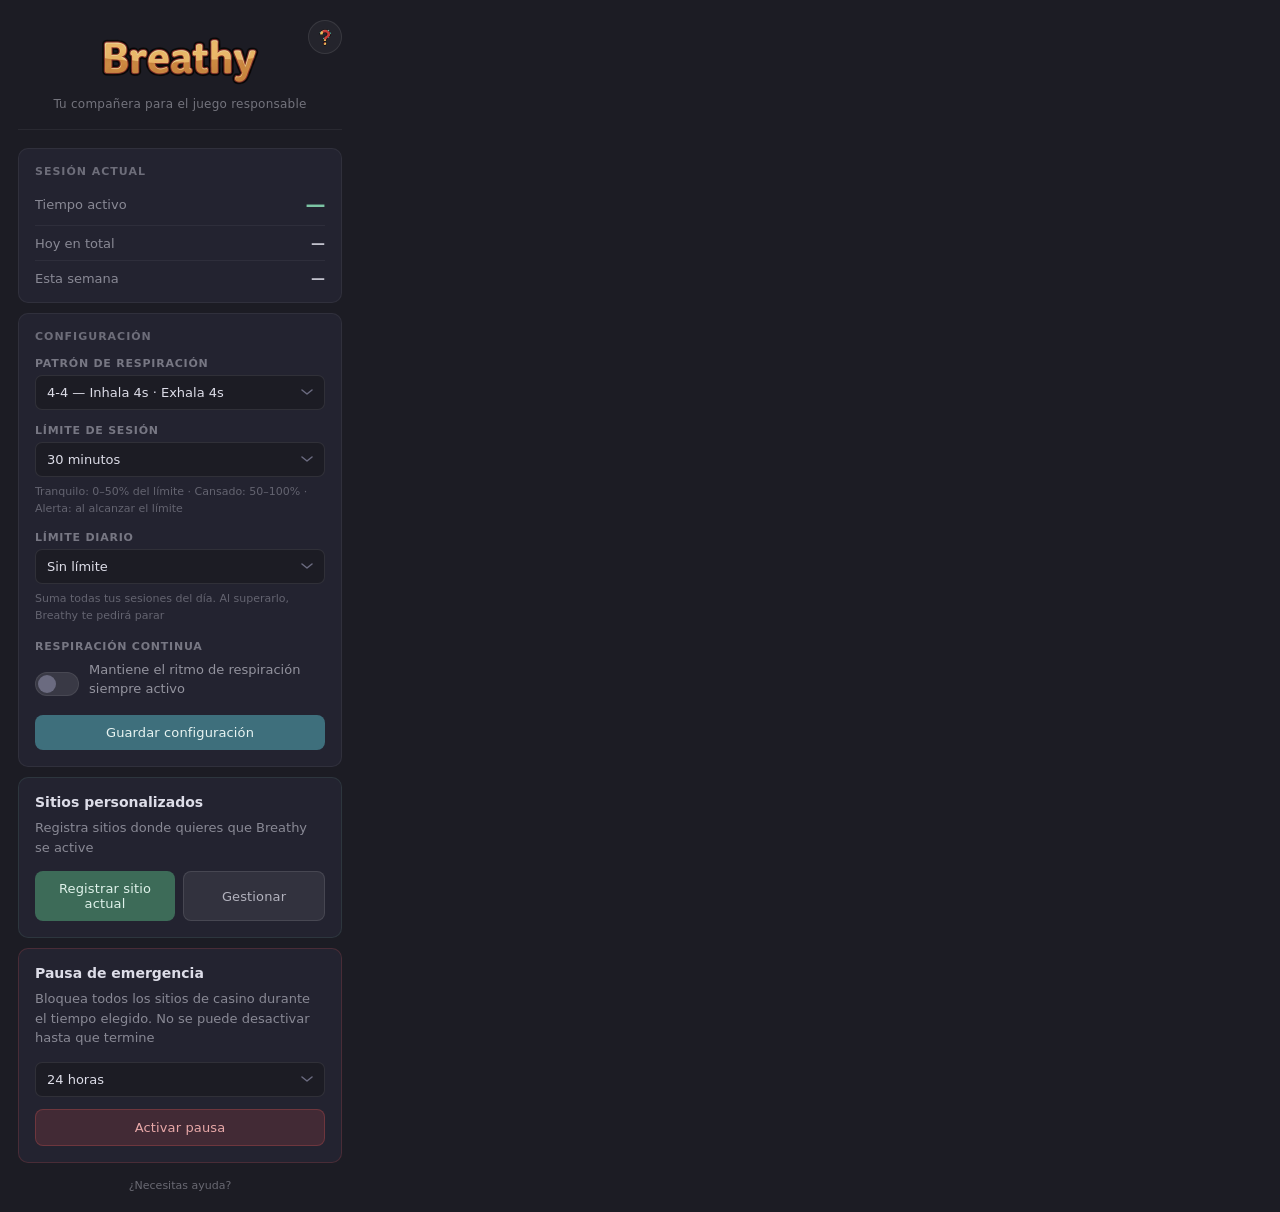
<file: popup.html>
<!DOCTYPE html>
<html lang="es">
<head>
    <meta charset="UTF-8">
    <title>Breathy</title>
    <style>
        * {
            box-sizing: border-box;
        }

        body { 
            font-family: -apple-system, BlinkMacSystemFont, 'Segoe UI', system-ui, sans-serif;
            padding: 0;
            margin: 0;
            width: 360px;
            background: #1c1c24;
            color: #dddde8;
            min-height: 460px;
        }

        .container {
            padding: 20px 18px 18px;
        }
        
        .header {
            text-align: center;
            margin-bottom: 18px;
            padding: 10px 0 18px;
            border-bottom: 1px solid rgba(255,255,255,0.06);
            position: relative;
        }
        
        .help-corner {
            position: absolute;
            top: 0;
            right: 0;
        }
        
        .help-btn {
            width: 34px;
            height: 34px;
            border: 1px solid rgba(255,255,255,0.09);
            border-radius: 50%;
            background: rgba(255,255,255,0.04) url('assets/tutorial.png') center/20px no-repeat;
            cursor: pointer;
            transition: background 0.2s, border-color 0.2s;
        }
        
        .help-btn:hover {
            background: rgba(108,168,152,0.15) url('assets/tutorial.png') center/20px no-repeat;
            border-color: rgba(108,168,152,0.4);
        }
        
        .help-btn:focus {
            outline: none;
            box-shadow: 0 0 0 2px rgba(108,168,152,0.3);
        }
        
        .header .logo {
            max-width: 160px;
            height: auto;
            margin-bottom: 8px;
            opacity: 0.93;
        }
        
        .header p {
            margin: 0;
            font-size: 12px;
            color: rgba(221,221,232,0.45);
            font-weight: 400;
            letter-spacing: 0.02em;
        }
        
        .section {
            background: #232330;
            border-radius: 10px;
            padding: 16px;
            margin-bottom: 10px;
            border: 1px solid rgba(255,255,255,0.06);
        }
        
        .section h3 {
            margin: 0 0 14px;
            font-size: 11px;
            font-weight: 600;
            letter-spacing: 0.09em;
            text-transform: uppercase;
            color: rgba(221,221,232,0.4);
        }

        .section h4 {
            margin: 0 0 8px;
            font-size: 14px;
            font-weight: 600;
            color: #dddde8;
        }

        .section p {
            margin: 0 0 14px;
            font-size: 13px;
            color: rgba(221,221,232,0.55);
            line-height: 1.5;
        }
        
        .stat-item {
            display: flex;
            justify-content: space-between;
            align-items: center;
            font-size: 14px;
        }

        .stat-item + .stat-item {
            margin-top: 9px;
            padding-top: 9px;
            border-top: 1px solid rgba(255,255,255,0.05);
        }

        .stat-label {
            font-size: 13px;
            color: rgba(221,221,232,0.55);
        }

        .time-display {
            font-weight: 600;
            font-size: 20px;
            color: #7cc4a4;
            letter-spacing: -0.02em;
        }

        .stat-value {
            font-weight: 600;
            font-size: 14px;
            color: rgba(221,221,232,0.85);
        }

        .stat-green {
            color: #7cc4a4;
        }

        /* Form Controls */
        label {
            display: block;
            margin: 14px 0 5px;
            font-size: 11px;
            font-weight: 600;
            letter-spacing: 0.07em;
            text-transform: uppercase;
            color: rgba(221,221,232,0.45);
        }
        
        select {
            width: 100%;
            padding: 9px 32px 9px 11px;
            border: 1px solid rgba(255,255,255,0.09);
            border-radius: 7px;
            background: #1c1c24;
            color: #dddde8;
            font-size: 13px;
            font-family: inherit;
            cursor: pointer;
            transition: border-color 0.2s;
            appearance: none;
            -webkit-appearance: none;
            background-image: url("data:image/svg+xml,%3Csvg xmlns='http://www.w3.org/2000/svg' width='12' height='7' viewBox='0 0 12 7'%3E%3Cpath d='M1 1l5 4 5-4' stroke='%236b6b80' stroke-width='1.5' fill='none' stroke-linecap='round' stroke-linejoin='round'/%3E%3C/svg%3E");
            background-repeat: no-repeat;
            background-position: right 11px center;
        }

        select:focus {
            outline: none;
            border-color: rgba(108,168,152,0.45);
        }

        select option {
            background: #232330;
            color: #dddde8;
        }

        small {
            display: block;
            color: rgba(221,221,232,0.35);
            margin-top: 7px;
            font-size: 11px;
            line-height: 1.5;
        }
        
        /* Toggle Switch */
        .toggle-container {
            margin: 16px 0 2px;
        }

        .toggle-wrapper {
            display: flex;
            align-items: center;
            gap: 10px;
        }
        
        .toggle-checkbox {
            display: none;
        }
        
        .toggle-label {
            position: relative;
            display: inline-block;
            width: 44px;
            height: 24px;
            background: rgba(255,255,255,0.1);
            border-radius: 12px;
            cursor: pointer;
            transition: background 0.25s, border-color 0.25s;
            border: 1px solid rgba(255,255,255,0.08);
            flex-shrink: 0;
        }
        
        .toggle-slider {
            position: absolute;
            top: 2px;
            left: 2px;
            width: 18px;
            height: 18px;
            background: #6b6b80;
            border-radius: 50%;
            transition: transform 0.25s, background 0.25s;
        }
        
        .toggle-checkbox:checked + .toggle-label {
            background: rgba(108,168,152,0.3);
            border-color: rgba(108,168,152,0.4);
        }
        
        .toggle-checkbox:checked + .toggle-label .toggle-slider {
            transform: translateX(20px);
            background: #7cc4a4;
        }
        
        .toggle-text {
            font-size: 13px;
            color: rgba(221,221,232,0.6);
            flex: 1;
            line-height: 1.4;
        }

        /* Buttons */
        .btn {
            padding: 10px 16px;
            border: none;
            border-radius: 8px;
            cursor: pointer;
            font-size: 13px;
            font-weight: 500;
            font-family: inherit;
            transition: background 0.2s, opacity 0.2s;
            display: inline-flex;
            align-items: center;
            justify-content: center;
            gap: 6px;
            text-decoration: none;
            width: 100%;
            margin-top: 12px;
            letter-spacing: 0.01em;
        }

        .btn:active {
            opacity: 0.82;
        }

        .btn-primary {
            background: #3e6f7c;
            color: #e8f4f2;
        }

        .btn-primary:hover {
            background: #4a8090;
        }

        .btn-success {
            background: #3d6b58;
            color: #dff2ea;
        }

        .btn-success:hover {
            background: #487d68;
        }

        .btn-secondary {
            background: rgba(255,255,255,0.07);
            color: rgba(221,221,232,0.75);
            border: 1px solid rgba(255,255,255,0.1);
        }

        .btn-secondary:hover {
            background: rgba(255,255,255,0.11);
        }

        .btn:disabled {
            opacity: 0.38;
            cursor: not-allowed;
        }

        /* Button Groups */
        .button-group {
            display: flex;
            gap: 8px;
            margin-bottom: 0;
        }

        .button-group .btn {
            flex: 1;
            margin-top: 0;
        }

        /* Sites List */
        .sites-list {
            font-size: 12px;
            max-height: 130px;
            overflow-y: auto;
            display: none;
            margin-top: 12px;
        }

        .sites-list > p {
            margin: 0 0 8px;
            font-size: 11px;
            font-weight: 600;
            letter-spacing: 0.07em;
            text-transform: uppercase;
            color: rgba(221,221,232,0.4);
        }

        .domain-item {
            display: flex;
            justify-content: space-between;
            align-items: center;
            padding: 7px 10px;
            background: rgba(255,255,255,0.04);
            border-radius: 6px;
            border: 1px solid rgba(255,255,255,0.06);
            margin-bottom: 5px;
            transition: background 0.2s;
        }

        .domain-item:hover {
            background: rgba(255,255,255,0.07);
        }

        .domain-name {
            font-size: 12px;
            color: rgba(221,221,232,0.8);
        }

        .btn-delete {
            background: rgba(210,80,80,0.18);
            color: #d4888a;
            border: 1px solid rgba(210,80,80,0.18);
            padding: 3px 9px;
            border-radius: 4px;
            cursor: pointer;
            font-size: 11px;
            font-family: inherit;
            transition: background 0.2s;
        }

        .btn-delete:hover {
            background: rgba(210,80,80,0.32);
        }

        /* Custom Sites Section */
        .custom-sites-section {
            border-color: rgba(108,168,152,0.14);
        }

        /* Emergency Pause Section */
        .emergency-section {
            border-color: rgba(210,80,80,0.22);
        }

        .btn-danger {
            background: rgba(210,80,80,0.18);
            color: #e8a8a8;
            border: 1px solid rgba(210,80,80,0.3);
        }

        .btn-danger:hover {
            background: rgba(210,80,80,0.32);
        }

        .pause-active-text {
            margin: 0;
            padding: 10px 12px;
            border-radius: 7px;
            background: rgba(210,80,80,0.12);
            border: 1px solid rgba(210,80,80,0.25);
            color: #e8a8a8;
            font-size: 13px;
            text-align: center;
            line-height: 1.5;
        }

        /* Help Footer */
        .help-footer {
            text-align: center;
            padding: 6px 0 2px;
            font-size: 11px;
            color: rgba(221,221,232,0.4);
        }

        .help-footer a {
            color: rgba(147,197,253,0.75);
            text-decoration: none;
            margin: 0 6px;
        }

        .help-footer a:hover {
            color: #93c5fd;
            text-decoration: underline;
        }

        /* Scrollbar */
        ::-webkit-scrollbar {
            width: 4px;
        }

        ::-webkit-scrollbar-track {
            background: transparent;
        }

        ::-webkit-scrollbar-thumb {
            background: rgba(255,255,255,0.14);
            border-radius: 10px;
        }

        ::-webkit-scrollbar-thumb:hover {
            background: rgba(255,255,255,0.24);
        }
    </style>
</head>
<body>
    <div class="container">
        <div class="header">
            <div class="help-corner">
                <button id="mostrarTutorial" class="help-btn" data-i18n-title="tutorialTooltip"></button>
            </div>
            <img src="assets/breathy.png" alt="Breathy" class="logo">
            <p data-i18n="companionTagline">Tu compañera para el juego responsable</p>
        </div>

        <div class="section">
            <h3 data-i18n="statsToday">Sesión actual</h3>
            <div class="stat-item">
                <span class="stat-label" data-i18n="time">Tiempo activo</span>
                <span class="time-display" id="tiempoHoy">—</span>
            </div>
            <div class="stat-item">
                <span class="stat-label" data-i18n="todayTotal">Hoy en total</span>
                <span class="stat-value" id="tiempoTotalHoy">—</span>
            </div>
            <div class="stat-item">
                <span class="stat-label" data-i18n="thisWeek">Esta semana</span>
                <span class="stat-value" id="tiempoSemana">—</span>
            </div>
            <div class="stat-item" id="rachaRow" style="display:none;">
                <span class="stat-label" data-i18n="daysWithoutGambling">Días sin jugar</span>
                <span class="stat-value stat-green" id="rachaDias">—</span>
            </div>
        </div>

        <div class="section">
            <h3 data-i18n="configuration">Configuración</h3>
            
            <label for="patron" data-i18n="breathingPattern">Patrón de respiración</label>
            <select id="patron">
                <option value="4-4" selected>4-4 — Inhala 4s · Exhala 4s</option>
                <option value="4-7-8">4-7-8 — Inhala 4s · Mantén 7s · Exhala 8s</option>
                <option value="4-4-4">4-4-4 — Inhala 4s · Mantén 4s · Exhala 4s</option>
            </select>

            <label for="tiempoMaximoSesion" data-i18n="maxSessionTime">Límite de sesión</label>
            <select id="tiempoMaximoSesion">
                <option value="30">30 minutos</option>
                <option value="60">1 hora</option>
                <option value="90">1 hora 30 minutos</option>
                <option value="120">2 horas</option>
                <option value="150">2 horas 30 minutos</option>
                <option value="180">3 horas</option>
                <option value="240">4 horas</option>
                <option value="300">5 horas</option>
            </select>
            <small data-i18n="dragonStatesInfo">
                Tranquilo: 0–50% del límite · Cansado: 50–100% · Alerta: al alcanzar el límite
            </small>

            <label for="limiteDiario" data-i18n="dailyLimitLabel">Límite diario</label>
            <select id="limiteDiario">
                <option value="0">Sin límite</option>
                <option value="30">30 minutos</option>
                <option value="60">1 hora</option>
                <option value="120">2 horas</option>
                <option value="180">3 horas</option>
                <option value="240">4 horas</option>
            </select>
            <small data-i18n="dailyLimitInfo">
                Suma todas tus sesiones del día. Al superarlo, Breathy te pedirá parar
            </small>

            <div class="toggle-container">
                <label for="respiracionContinua" data-i18n="continuousBreathing">Respiración continua</label>
                <div class="toggle-wrapper">
                    <input type="checkbox" id="respiracionContinua" class="toggle-checkbox">
                    <label for="respiracionContinua" class="toggle-label">
                        <span class="toggle-slider"></span>
                    </label>
                    <span class="toggle-text" data-i18n="continuousBreathingDescription">Mantiene el ritmo de respiración siempre activo</span>
                </div>
            </div>

            <button id="guardar" class="btn btn-primary" data-i18n="saveConfiguration">Guardar configuración</button>
        </div>
        
        <div class="section custom-sites-section">
            <h4 data-i18n="customSites">Sitios personalizados</h4>
            <p data-i18n="customSitesDescription">Registra sitios donde quieres que Breathy se active</p>

            <div class="button-group">
                <button id="registrarSitio" class="btn btn-success" data-i18n="registerCurrentSite">Registrar sitio actual</button>
                <button id="gestionarSitios" class="btn btn-secondary" data-i18n="manageSites">Gestionar</button>
            </div>

            <div id="listaSitios" class="sites-list">
                <p data-i18n="registeredSites">Sitios registrados</p>
                <div id="dominiosRegistrados"></div>
            </div>
        </div>

        <div class="section emergency-section">
            <h4 data-i18n="emergencyPause">Pausa de emergencia</h4>
            <p data-i18n="emergencyPauseDescription">Bloquea todos los sitios de casino durante el tiempo elegido. No se puede desactivar hasta que termine</p>

            <div id="pauseControls">
                <select id="duracionPausa">
                    <option value="24" data-i18n="duration24h">24 horas</option>
                    <option value="48" data-i18n="duration48h">48 horas</option>
                    <option value="168" data-i18n="duration7d">7 días</option>
                </select>
                <button id="activarPausa" class="btn btn-danger" data-i18n="activatePause">Activar pausa</button>
            </div>

            <div id="pauseActive" style="display:none;">
                <p class="pause-active-text" id="pauseActiveText"></p>
            </div>
        </div>

        <div class="help-footer">
            <span data-i18n="needHelp">¿Necesitas ayuda?</span>
            <div id="helpLinks"></div>
        </div>
    </div>

    <script src="popup.js"></script>
</body>
</html>
</file>
